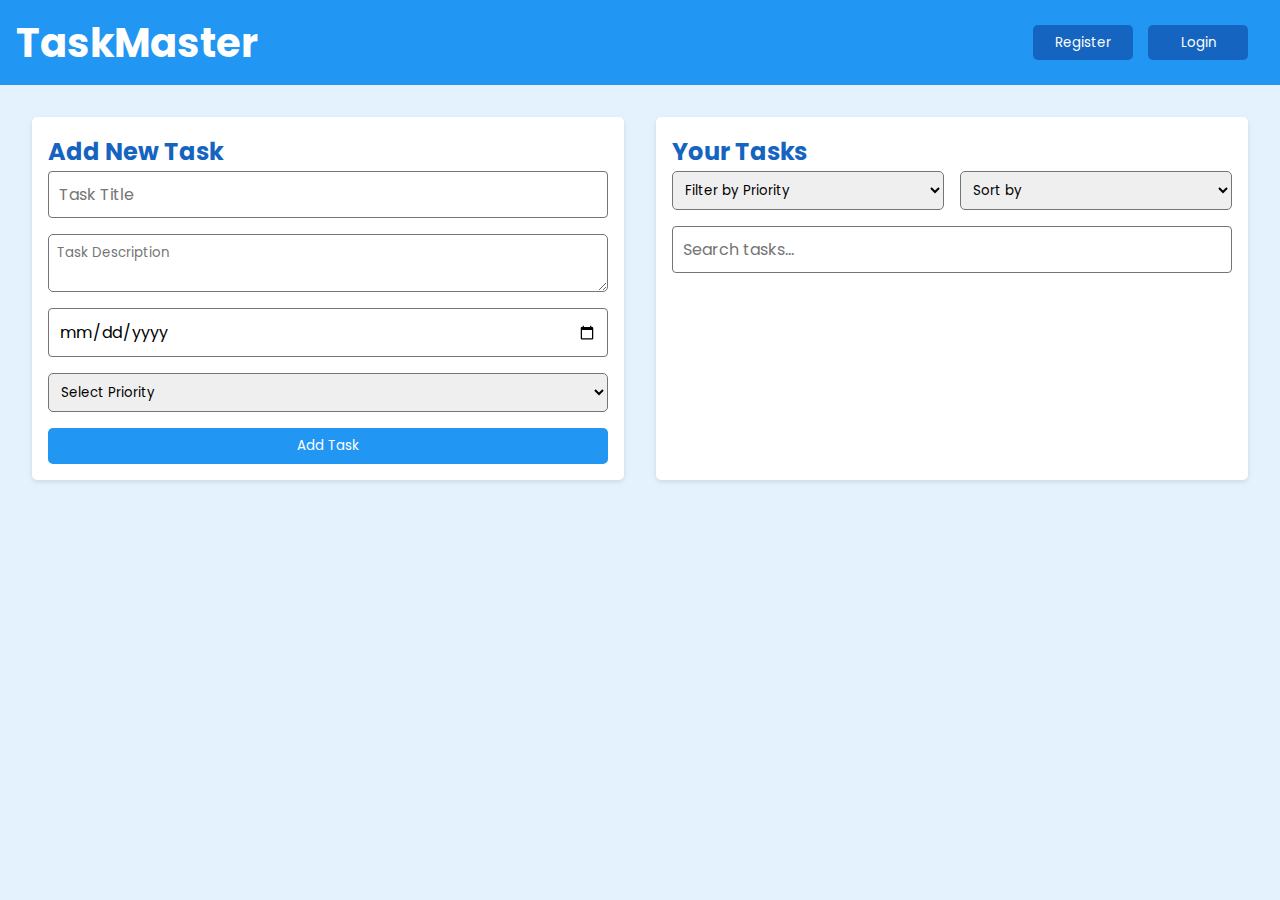
<file: index.html>
<!DOCTYPE html>
<html lang="en">
<head>
    <meta charset="UTF-8">
    <meta name="viewport" content="width=device-width, initial-scale=1.0">
    <title>TaskMaster</title>
    <link rel="stylesheet" href="styles.css">
</head>

<body>
    <header>
        <h1 class="logo" href="./index.html">TaskMaster</h1>
        <nav>
            <a href="./register-login_page/register.html"><button>Register</button></a>
            <a href="./register-login_page/login.html"><button>Login</button></a>
        </nav>
    </header>

    <main>
        <section id="taskForm">
            <h2>Add New Task</h2>
            <form id="addTaskForm">
                <input type="text" id="taskTitle" placeholder="Task Title" required>
                <textarea id="taskDescription" placeholder="Task Description"></textarea>
                <input type="date" id="taskDeadline" required>
                <select id="taskPriority" required>
                    <option value="">Select Priority</option>
                    <option value="low">Low</option>
                    <option value="medium">Medium</option>
                    <option value="high">High</option>
                </select>
                <button type="submit">Add Task</button>
            </form>
        </section>
        
        <section id="taskList">
            <h2>Your Tasks</h2>
            <div id="filterSort">
                <select id="filterPriority">
                    <option value="">Filter by Priority</option>
                    <option value="low">Low</option>
                    <option value="medium">Medium</option>
                    <option value="high">High</option>
                </select>
                <select id="sortBy">
                    <option value="">Sort by</option>
                    <option value="deadline">Deadline</option>
                    <option value="priority">Priority</option>
                </select>
            </div>
            <input type="text" id="searchTask" placeholder="Search tasks...">
            <ul id="tasks"></ul>
        </section>
    </main>

    <script src="./app.js"></script>
</body>
</html>
</file>
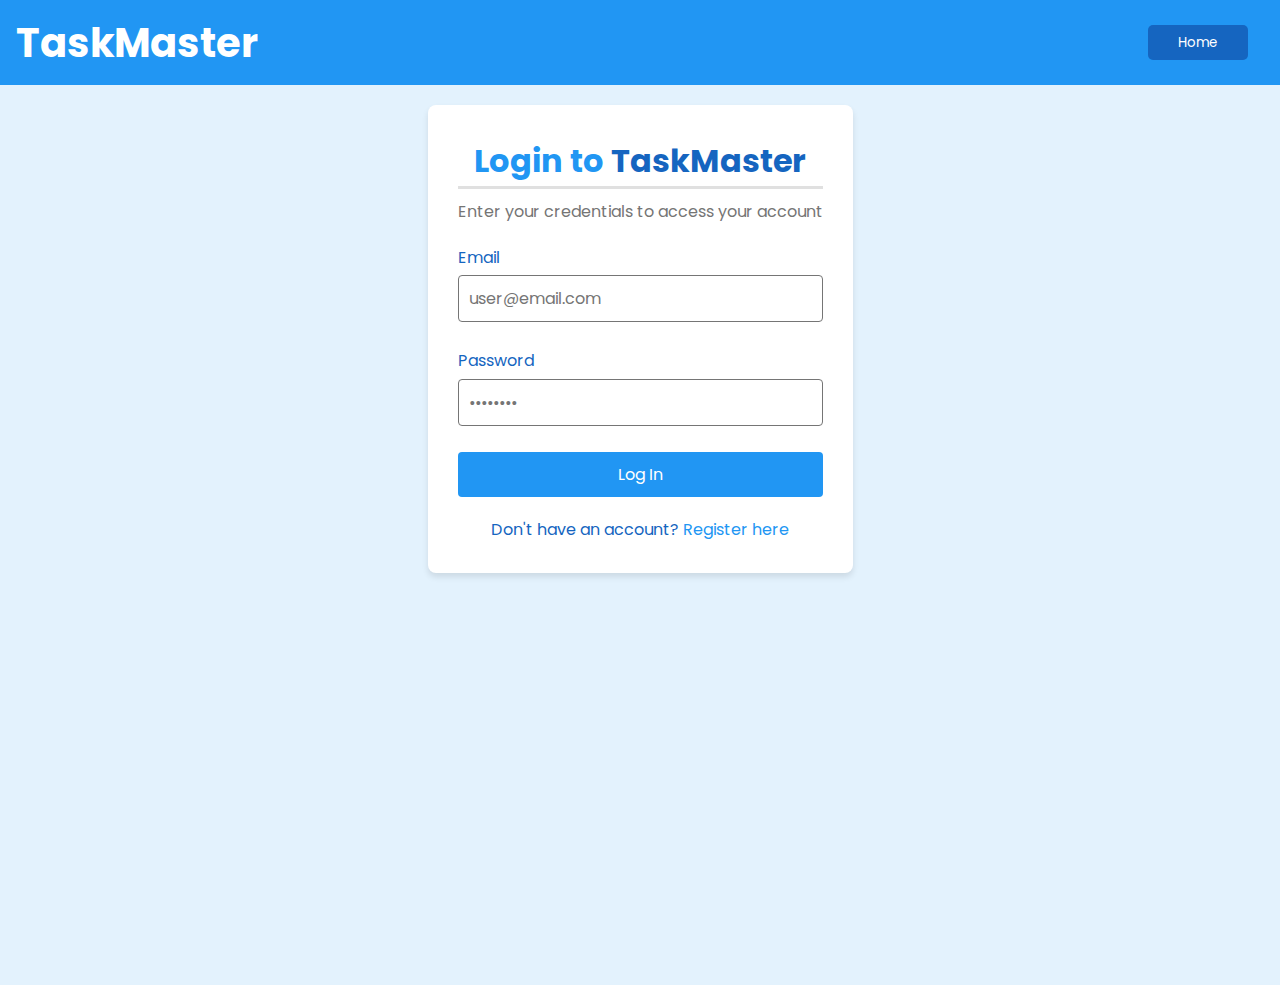
<file: register-login_page/login.html>
<!DOCTYPE html>
<html lang="en">
<head>
    <meta charset="UTF-8">
    <meta name="viewport" content="width=device-width, initial-scale=1.0">
    <title>Login - TaskMaster</title>
    <link rel="stylesheet" href="/styles.css">
</head>
<body>
    <div class="page-container">
        <header>
            <h1 class="logo">TaskMaster</h1>
            <nav>
                <a href="/index.html"><button>Home</button></a>
            </nav>
        </header>
        
        <div class="container">
            <div class="card">
                <h1><span style="color: #2196F3;">Login to </span>TaskMaster</h1>
                <p class="subtitle">Enter your credentials to access your account</p>
                <form id="loginForm">
                    <div class="form-group">
                        <label for="email">Email</label>
                        <input type="email" id="email" placeholder="user@email.com" required>
                    </div>
                    <div class="form-group">
                        <label for="password">Password</label>
                        <input type="password" id="password" placeholder="••••••••" required>
                    </div>
                    <button type="submit" class="btn btn-primary">Log In</button>
                </form>
                <p class="text-center">
                    Don't have an account? <a href="./register.html" class="link">Register here</a>
                </p>
            </div>
        </div>
    </div>
    <script src="./auth.js"></script>
    <script>
        document.getElementById('loginForm').addEventListener('submit', function(e) {
            e.preventDefault();
            const username = document.getElementById('username').value;
            const password = document.getElementById('password').value;
            
            // In a real app, you'd hash the password and check against a server
            const users = JSON.parse(localStorage.getItem('users')) || [];
            const user = users.find(u => u.username === username && u.password === password);
            
            if (user) {
                localStorage.setItem('currentUser', JSON.stringify(user));
                alert('Login successful!');
                window.location.href = '/index.html';
            } else {
                alert('Invalid username or password');
            }
        });
    </script>
</body>
</html>
</file>
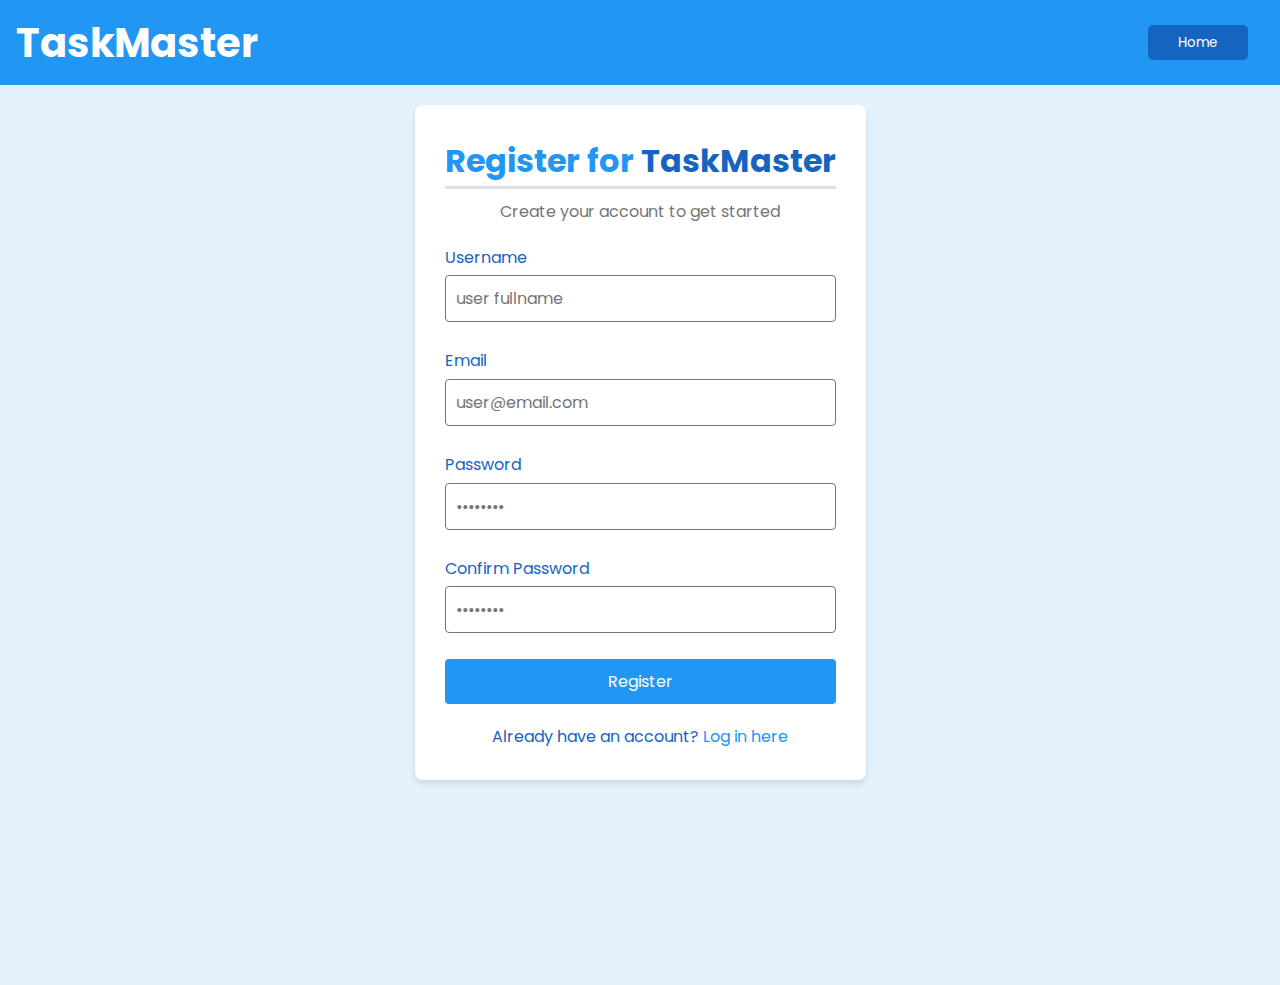
<file: register-login_page/register.html>
<!DOCTYPE html>
<html lang="en">
<head>
    <meta charset="UTF-8">
    <meta name="viewport" content="width=device-width, initial-scale=1.0">
    <title>Register - TaskMaster</title>
    <link rel="stylesheet" href="/styles.css">
</head>
<body>
    <div class="page-container">
        <header>
            <h1 class="logo">TaskMaster</h1>
            <nav>
                <a href="/index.html"><button>Home</button></a>
            </nav>
        </header>
        <div class="container">
            <div class="card">
                <h1><span style="color: #2196F3;">Register for </span> TaskMaster</h1>
                <p class="subtitle">Create your account to get started</p>
                <form id="registerForm">
                    <div class="form-group">
                        <label for="username">Username</label>
                        <input type="text" id="username" placeholder="user fullname" required>
                    </div>
                    <div class="form-group">
                        <label for="email">Email</label>
                        <input type="email" id="email" placeholder="user@email.com" required>
                    </div>
                    <div class="form-group">
                        <label for="password">Password</label>
                        <input type="password" id="password" placeholder="••••••••" required>
                    </div>
                    <div class="form-group">
                        <label for="confirmPassword">Confirm Password</label>
                        <input type="password" id="confirmPassword" placeholder="••••••••" required>
                    </div>
                    <button type="submit" class="btn btn-primary">Register</button>
                </form>
                <p class="text-center">
                    Already have an account? <a href="./login.html" class="link">Log in here</a>
                </p>
            </div>
        </div>
    </div>

    <script src="./auth.js"></script>
    <script>
        document.getElementById('registerForm').addEventListener('submit', function(e) {
            e.preventDefault();
            const username = document.getElementById('username').value;
            const email = document.getElementById('email').value;
            const password = document.getElementById('password').value;
            const confirmPassword = document.getElementById('confirmPassword').value;

            if (password !== confirmPassword) {
                alert('Passwords do not match');
                return;
            }

            // In a real app, you'd hash the password before storing
            const newUser = {
                id: Date.now(),
                username,
                email,
                password
            };

            const users = JSON.parse(localStorage.getItem('users')) || [];
            users.push(newUser);
            localStorage.setItem('users', JSON.stringify(users));

            alert('Registration successful! Please log in.');
            window.location.href = '/register-login_page/login.html';
        });
    </script>
</body>
</html>
</file>
<file: styles.css>
@import url('https://fonts.googleapis.com/css2?family=Poppins:ital,wght@0,100;0,200;0,300;0,400;0,500;0,600;0,700;0,800;0,900;1,100;1,200;1,300;1,400;1,500;1,600;1,700;1,800;1,900&display=swap');

/* ----- Base/Global style ----- */
*,
*::before,
*::after {
    padding: 0;
    margin: 0;
    box-sizing: border-box;
}

button:hover {
    opacity: 0.9;
    cursor: pointer;
}

html {
    scroll-behavior: smooth;
}

:root {
    --light-blue: #E3F2FD;
    --blue: #2196F3;
    --dark-blue: #1565C0;
    --grey: #757575;
    --white: #FFFFFF;
    --black: #000000;
}

body {
    font-family: Poppins, Arial, sans-serif;
    min-height: 100vh;
    display: flex;
    flex-direction: column;
    line-height: 1.6;
    color: var(--dark-blue);
    background-color: var(--light-blue);
    margin: 0;
    padding: 0;

}

/* Page Container */
.page-container {
    min-height: 100vh;
    display: flex;
    flex-direction: column;
    /* justify-content: center;
    align-items: center; */
}



/* --- Header Styles ---*/
header {
    background-color: var(--blue);
    color: var(--white);
    padding: 1rem;
    display: flex;
    height: 85px;
    justify-content: space-between;
    align-items: center;
}

nav {
    background-color: var(--blue);
    color: var(--white);
    width: 100%;
    padding: 1rem;
    display: flex;
    justify-content: flex-end;
    align-items: center;
}

nav button {
    background-color: var(--dark-blue);
    color: var(--white);
    width: 100px;
    height: 35px;
    margin-left: 15px;
    padding: 0.5rem 1rem;
    border: none;
    cursor: pointer;
}

nav button:hover {
    border: 2px solid white;
}

header .logo {
    font-size: 2.5rem;
    font-weight: bold;
    color: var(--white);
    cursor: pointer;
}

h1, h2 {
    margin: 0;
}



/* --- Main Content Styles ---*/
main {
    padding: 2rem;
    display: flex;
    flex-wrap: wrap;
    gap: 2rem;
}

section {
    background-color: var(--white);
    padding: 1rem;
    border-radius: 5px;
    box-shadow: 0 2px 5px rgba(0, 0, 0, 0.1);
}

#taskForm, #taskList {
    flex: 1;
    min-width: 300px;
}

form {
    display: flex;
    flex-direction: column;
    gap: 1rem;
}

input, textarea, select, button {
    font-family: Poppins, Arial, sans-serif;
    padding: 0.5rem;
    border: 1px solid var(--grey);
    border-radius: 5px;
    min-height: 35px;
}

button[type="submit"] {
    background-color: var(--blue);
    color: var(--white);
    border: none;
    cursor: pointer;
}

button[type="submit"]:hover {
    background-color: var(--dark-blue);
}

#filterSort {
    display: flex;
    gap: 1rem;
    margin-bottom: 1rem;
}

#filterSort select {
    width: 50%;
}

#tasks {
    list-style-type: none;
    padding: 0;
}

.task {
    background-color: var(--light-blue);
    margin-bottom: 1rem;
    padding: 1rem;
    border-radius: 3px;
}

.task h3 {
    margin: 0 0 0.5rem 0;
}

.task-actions {
    margin-top: 0.5rem;
}

.task-actions button {
    background-color: var(--blue);
    color: var(--white);
    border: none;
    padding: 0.25rem 0.5rem;
    margin-right: 0.5rem;
    cursor: pointer;
}



/* --- Login and Register Page Styles ----*/
.container {
    width: 100vw;
    height: 100vh;
    display: flex;
    justify-content: center;
    padding: 20px;
}

.card {
    max-width: 500px;
    max-height: fit-content;
    background-color: var(--white);
    border-radius: 8px;
    padding: 30px;
    box-shadow: 0 4px 6px rgba(0, 0, 0, 0.1);
}

.card h1 {
    color: var(--dark-blue);
    text-align: center;
    margin-bottom: 10px;
    border-bottom: 3px solid #E0E0E0;
}

.subtitle {
    color: var(--grey);
    text-align: center;
    margin-bottom: 20px;
}

.form-group {
    margin-bottom: 10px;
}

label {
    display: block;
    margin-bottom: 5px;
    color: var(--dark-blue);
}

input {
    width: 100%;
    padding: 10px;
    border: 1px solid var(--grey);
    border-radius: 4px;
    font-size: 16px;
}

.btn {
    display: block;
    width: 100%;
    padding: 10px;
    border: none;
    border-radius: 4px;
    font-size: 16px;
    cursor: pointer;
    transition: background-color 0.3s ease;
}

.btn-primary {
    background-color: var(--blue);
    color: var(--white);
}

.btn-primary:hover {
    background-color: var(--dark-blue);
}

.text-center {
    text-align: center;
    margin-top: 20px;
}

.link {
    color: var(--blue);
    text-decoration: none;
}

.link:hover {
    text-decoration: underline;
}



/* --- Dashboard Styles --- */
.dashboard-container {
    display: flex;
    flex-direction: column;
    padding: 1rem;
    gap: 1rem;
}

.dashboard-aside {
    flex: 1;
    background-color: var(--white);
    padding: 1rem;
    border-radius: 8px;
    box-shadow: 0 2px 4px rgba(0, 0, 0, 0.1);
}

.dashboard-main {
    flex: 2;
    justify-content: center;
    background-color: var(--white);
    gap: 100px;
    padding: 1rem;
    border-radius: 8px;
    box-shadow: 0 2px 4px rgba(0, 0, 0, 0.1);
}

.profile-section {
    text-align: center;
    margin-bottom: 1rem;
}

.profile-picture {
    position: relative;
    width: 150px;
    height: 150px;
    margin: 0 auto;
}

.profile-picture img {
    width: 100%;
    height: 100%;
    object-fit: cover;
    border-radius: 50%;
}

.edit-profile-pic {
    position: absolute;
    bottom: 0;
    right: 0;
    background-color: var(--blue);
    color: var(--white);
    border: none;
    border-radius: 50%;
    width: 30px;
    height: 30px;
    cursor: pointer;
}

.task-stats {
    display: flex;
    justify-content: space-around;
    margin-top: 1rem;
}

.stat {
    text-align: center;
}

.task-list {
    list-style-type: none;
    padding: 0;
}

.task-item {
    background-color: var(--light-blue);
    margin-bottom: 0.5rem;
    padding: 0.5rem;
    border-radius: 4px;
}

.tasks-section {
    margin-bottom: 2rem;
}
.dashboard-main > a > button {
    color: var(--white);
    background-color: var(--blue);
    border: none;
    /* width: 100%; */
    font-weight: bold;
    font-size: 1.0rem;
    height: 50px;
}

.settings-panel {
    position: fixed;
    right: -300px;
    top: 0;
    width: 300px;
    height: 100%;
    background-color: var(--white);
    box-shadow: -2px 0 4px rgba(0, 0, 0, 0.1);
    transition: right 0.3s;
    padding: 1rem;
    box-sizing: border-box;
}

.settings-panel.open {
    right: 0;
}

.setting {
    display: flex;
    justify-content: space-between;
    align-items: center;
    margin-bottom: 1rem;
}

.floating-btn {
    position: fixed;
    bottom: 20px;
    right: 20px;
    background-color: var(--blue);
    color: var(--white);
    border: none;
    border-radius: 50%;
    width: 50px;
    height: 50px;
    font-size: 1.5rem;
    cursor: pointer;
    box-shadow: 0 2px 4px rgba(0, 0, 0, 0.2);
}

/* Dark Mode Styles */
body.dark-mode {
    background-color: var(--dark-blue);
    color: var(--white);
}



/* ---- Media Queries ---- */
@media (max-width: 768px) {
    main {
        flex-direction: column;
    }

    #taskForm, #taskList {
        flex: 1;
    }

    #filterSort {
        flex-direction: row;
    }

    .card h1 {
        font-size: 1.5rem;
    }

    .form-group {
        margin-bottom: 5px;
    }

    .dashboard-container {
        flex-direction: column;
    }

    .dashboard-aside, .dashboard-main {
        width: 100%;
    }

    .dashboard-main {
        gap: 50px;
    }

    .settings-panel {
        width: 100%;
        right: -100%;
    }

    .settings-panel.open {
        right: 0;
    }

    /* Reduce logo & button size */
    header .logo {
        font-size: 1.8rem;
    }
    nav button {
        width: 70px;
        height: 30px;
        font-size: 0.7rem;
    }

    .container {
        padding: 10px;
    }

    .card {
        max-height: none;
        height: auto;
        overflow-y: auto;
    }

    .btn {
        padding: 8px;
        font-size: 14px;
    }

    input, textarea, select {
        font-size: 14px;
    }
}


@media (max-width: 480px) {
    header .logo {
        font-size: 1.5rem;
    }

    nav button {
        width: 70px;
        height: 28px;
        font-size: 0.8rem;
    }

    .dashboard-main {
        gap: 30px;
    }
}
</file>
